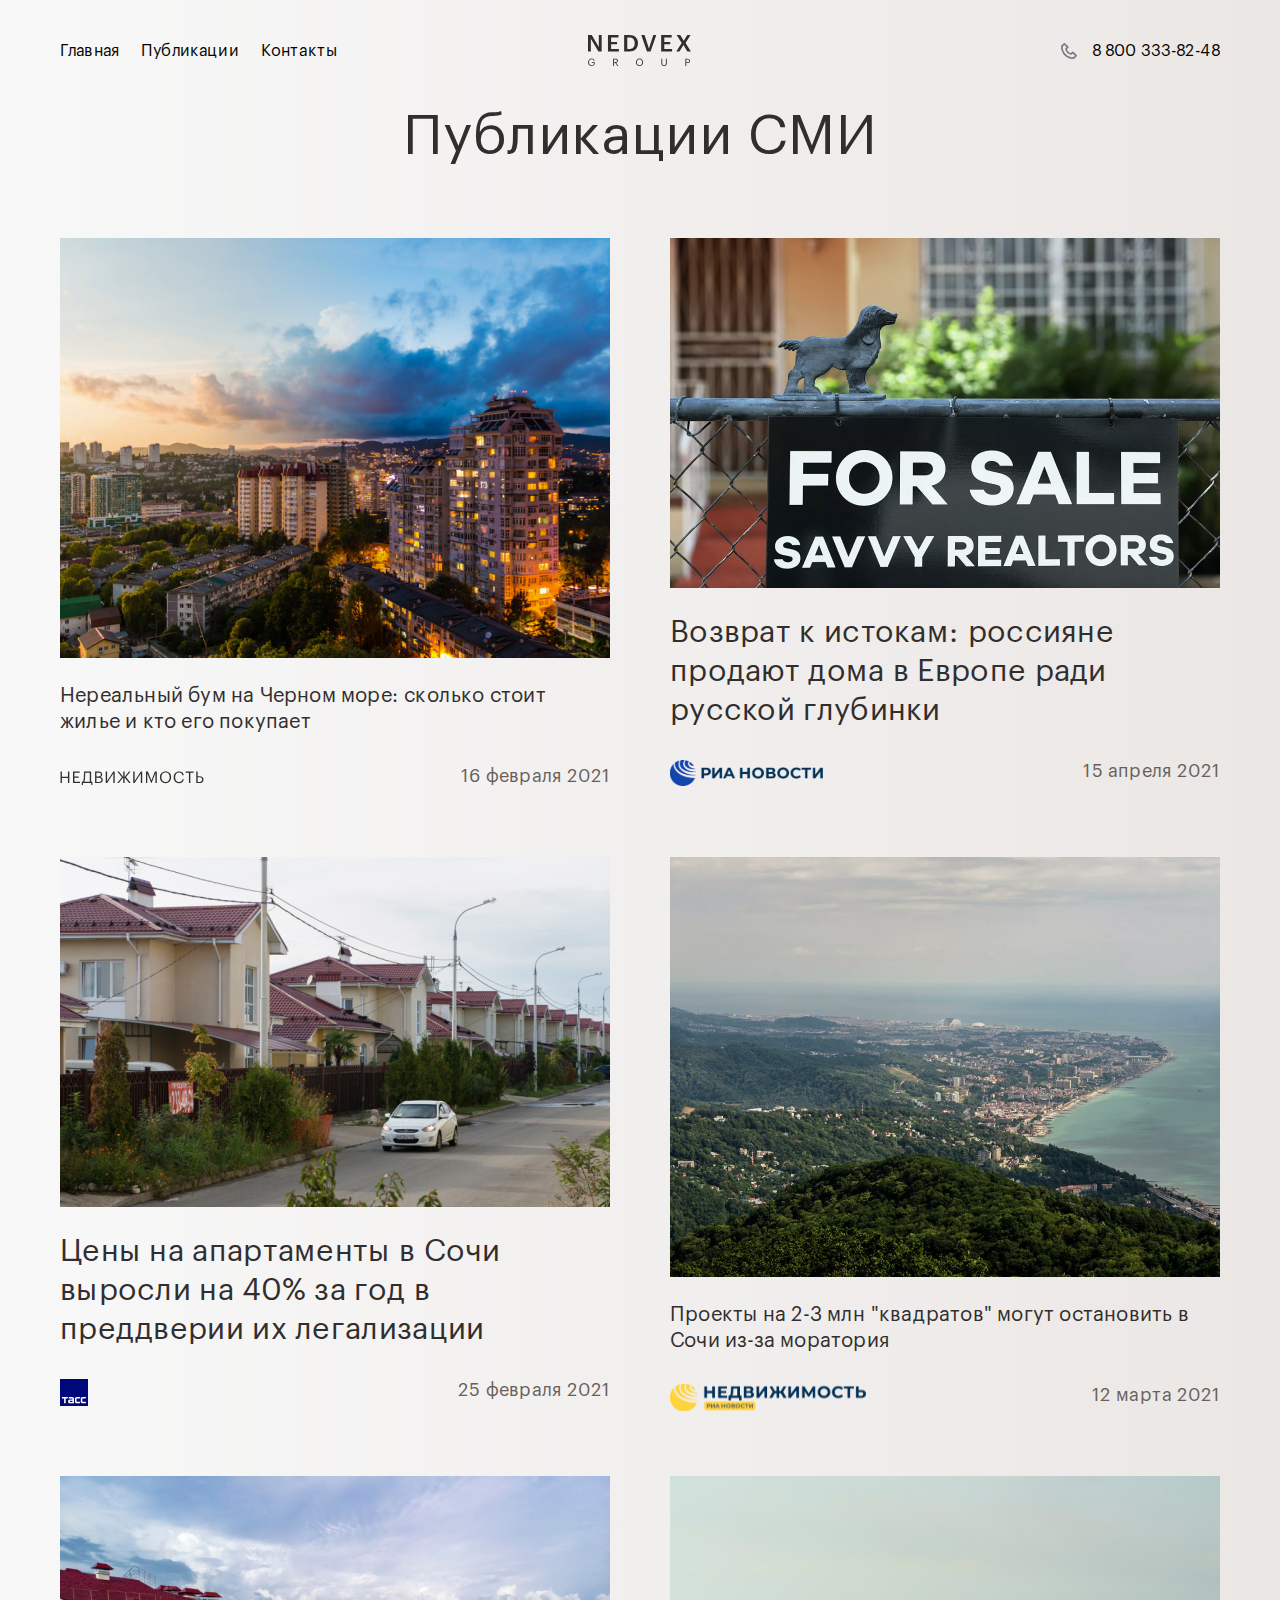
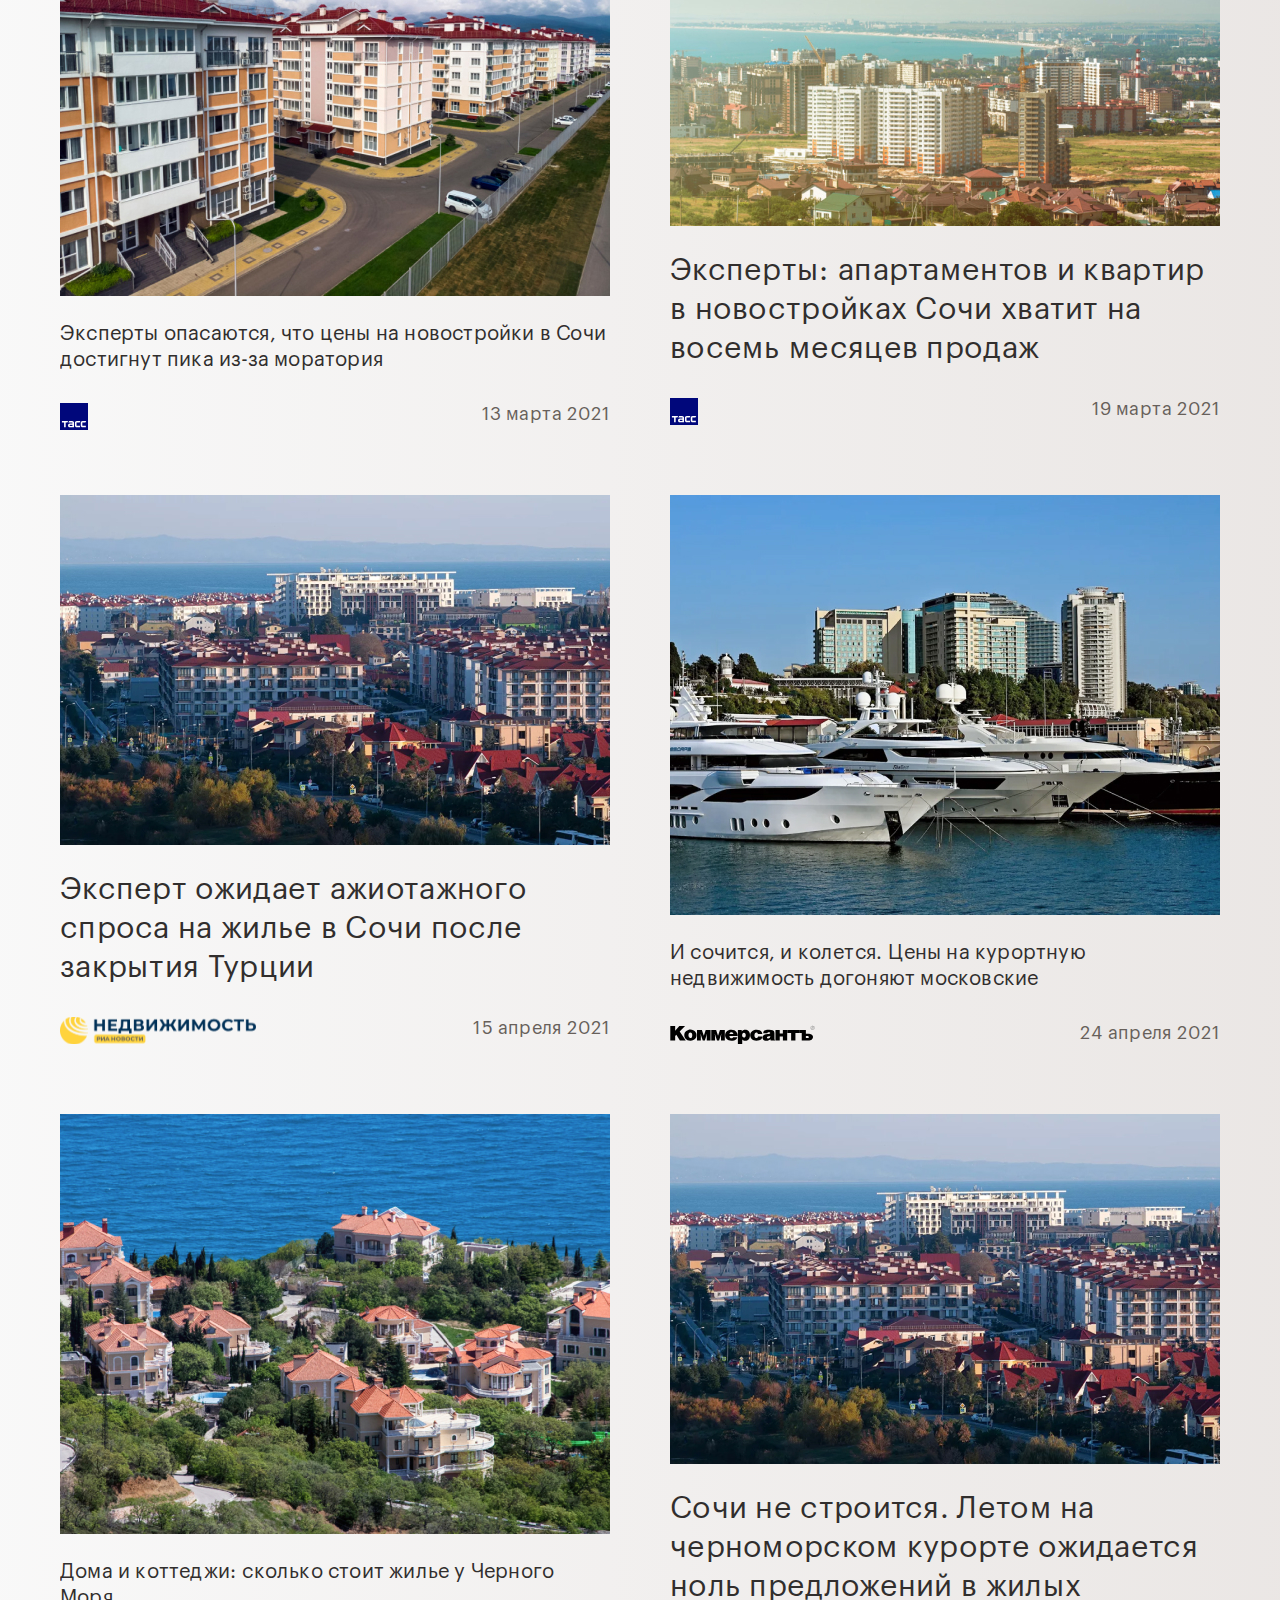
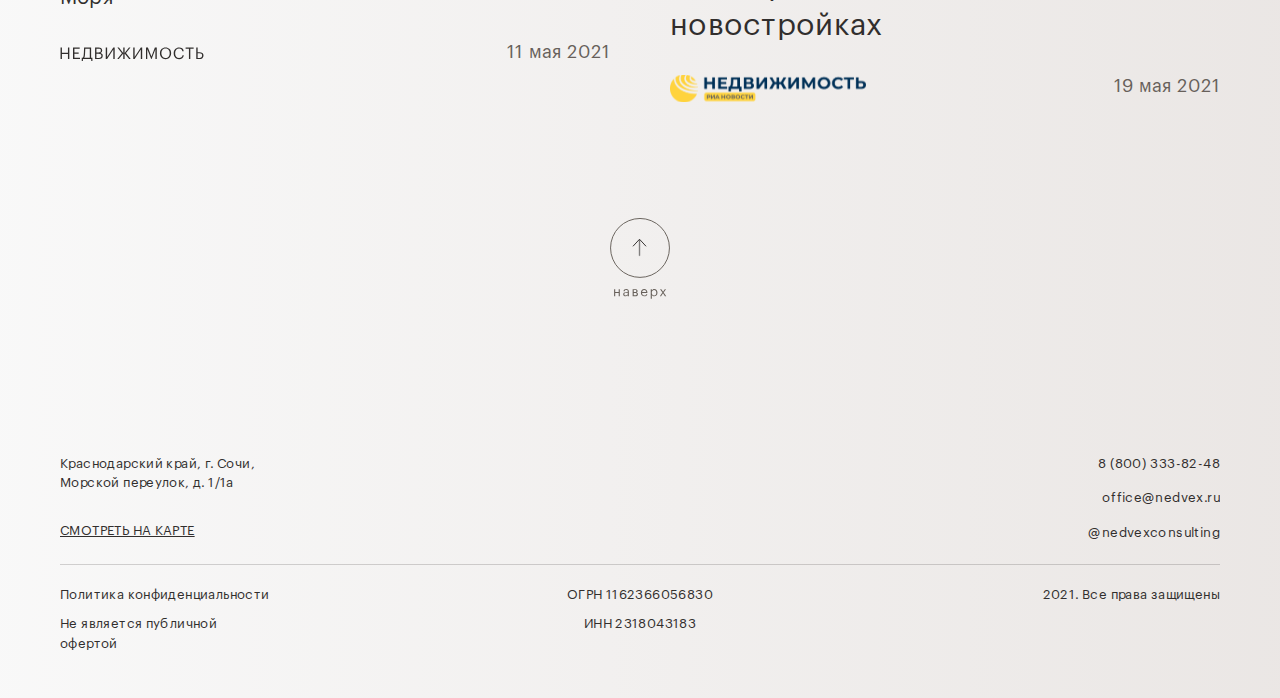
<file: index.html>
<!DOCTYPE html>
<html lang="ru">

<head>
    <meta charset="UTF-8">
    <meta name="viewport" content="width=device-width, initial-scale=1.0">
    <meta name="description" content="Nedvex Group — оператор недвижимости в Сочи">
    <!-- Google Tag Manager -->
<script>(function(w,d,s,l,i){w[l]=w[l]||[];w[l].push({'gtm.start':
    new Date().getTime(),event:'gtm.js'});var f=d.getElementsByTagName(s)[0],
    j=d.createElement(s),dl=l!='dataLayer'?'&l='+l:'';j.async=true;j.src=
    'https://www.googletagmanager.com/gtm.js?id='+i+dl;f.parentNode.insertBefore(j,f);
    })(window,document,'script','dataLayer','GTM-T6WJRD4');</script>
    <!-- End Google Tag Manager -->    
    <meta name="keywords" content="Публикации СМИ Недвекс">
    <meta name="format-detection" content="telephone=no">
    <meta name = "yandex-verify" content = "b2f4ca764621ee83" />
    <meta name="facebook-domain-verification" content="yyjpw7vlp9jufj52ezaemosqf73ey0" />
    <title>Публикации СМИ — Nedvex</title>
    <link rel="stylesheet" href="stylemain.css">
    <link rel="shortcut icon" href="img/favicon.png" type="image/x-icon">

    <!-- Facebook Pixel Code -->
<script>
    !function(f,b,e,v,n,t,s)
    {if(f.fbq)return;n=f.fbq=function(){n.callMethod?
    n.callMethod.apply(n,arguments):n.queue.push(arguments)};
    if(!f._fbq)f._fbq=n;n.push=n;n.loaded=!0;n.version='2.0';
    n.queue=[];t=b.createElement(e);t.async=!0;
    t.src=v;s=b.getElementsByTagName(e)[0];
    s.parentNode.insertBefore(t,s)}(window, document,'script',
    'https://connect.facebook.net/en_US/fbevents.js');
    fbq('init', '3849965141793179');
    fbq('track', 'PageView');
  </script>
  <noscript><img height="1" width="1" style="display:none"
    src="https://www.facebook.com/tr?id=3849965141793179&ev=PageView&noscript=1"
  /></noscript>
  <!-- End Facebook Pixel Code -->

</head>

<body class="page">
    <!-- Google Tag Manager (noscript) -->
<noscript><iframe src="https://www.googletagmanager.com/ns.html?id=GTM-T6WJRD4"
    height="0" width="0" style="display:none;visibility:hidden"></iframe></noscript>
    <!-- End Google Tag Manager (noscript) -->    
    <header class="header" id="header">
        <div class="header__visible-wrapper">
            <div class="header__menu">
                <a href="https://nedvex.ru/" class="header__link">Главная</a>
                 <a class="header__link" href="#main">Публикации</a>
        <a class="header__link" href="contacts.html">Контакты</a>
            </div>
            <div class="header__menu-burger-wrapper">
            <div class="header__menu-burger">
            </div>
        </div>
            <a class="header__logo-wrapper" href="https://nedvex.ru/">
                <div class="header__logo"></div>
            </a>
            <div class="header__box header__box_phone">
                <div class="header__icon">
                    <a class="header__icon-phone" href="tel:8 800 333-82-48"></a>
                </div>
                <a class="header__phone" href="tel:8 800 333-82-48">8 800 333-82-48</a>
            </div>
        </div>
        <div class="header__hidden-wrapper">
            <a href="https://nedvex.ru/" class="header__link header__link_hidden">Главная</a>
            <a href="#main/" class="header__link header__link_publish header__link_hidden">Публикации</a>
            <a  href="contacts.html" class="header__link header__link_about header__link_hidden">Контакты</a>

            <div class="header__box-hidden">
                <div class="header__icon_dark header__icon_dark-bottom">
                    <a class="header__icon-phone" href="tel:8 800 333-82-48"></a>
                </div>
                <a class="header__phone header__phone_dark" href="tel:8 800 333-82-48">8 800 333-82-48</a>
            </div>
        </div>
    </header>
        <div class="page__content">
            <main class="main">
            <h1  class="main__header">Публикации СМИ</h1>

            <ul class="cards"></ul>
            <template class="card-template">
                <div class="card">
                    <a class="card__link" href="" target="_blank">
                  <div class="card__image"></div>
                  <h2 class="card__header"></h2>
                  <div class="card__box">
                      <div class="card__icon"></div>
                      <p class="card__date"></p>
                  </div>
                </a>
                </div>
            </template>

            <a href="#header" class="main__button"></a>
            </main>
        </div>
 
            <footer id="footer" class="footer">
                <div class="footer__firstbox">
                    <div class="footer__cont">
                        <p class="footer__text footer__info_center">Краснодарский край, г. Сочи,<br>Морской переулок, д.
                            1/1а</p>
                        <a class="footer__link-other footer__link-map footer__info_center" target="_blank"
                            href="https://yandex.ru/maps/-/CCUQmZSwkC">СМОТРЕТЬ НА
                            КАРТЕ</a>
                    </div>
                    <div class="footer__cont footer__cont_right">
                        <a class="footer__link footer__info_center" href="tel:8 800 333-82-48">8 (800) 333-82-48</a>
                        <a class="footer__link footer__info_center" target=_blank
                            href="mailto:office@nedvex.ru">office@nedvex.ru</a>
                        <a class="footer__link footer__info_center" target=_blank
                            href="https://www.instagram.com/nedvexconsulting/">@nedvexconsulting</a>
                    </div>
                </div>
                <div class="footer__line"></div>
    
                <div class="footer__secondbox">
    
                    <div class="footer__box">
                        <a class="footer__info footer__info_link footer__link_pol" href="https://nedvex.ru/privacy">Политика
                            конфиденциальности</a>
                        <p class="footer__info">Не является публичной офертой</p>
                    </div>
                    <div class="footer__box footer__box_center">
                        <p class="footer__info">ОГРН 1162366056830</p>
                        <p class="footer__info footer__info_min">ИНН 2318043183</p>
                    </div>
                    <div class="footer__box">
                        <p class="footer__info  footer__info_oferta">2021. Все права защищены</p>
                    </div>
                </div>
    
                <div class="footer__secondbox-other">
                    <a class="footer__info footer__info_center footer__info_grey footer__link_pol" href="https://nedvex.ru/privacy">Политика
                        конфиденциальности</a>
                        <p class="footer__info">Не является публичной офертой</p>
                    <p class="footer__info footer__info_center">2021. Все права защищены</p>
                    <p class="footer__info footer__info_center">ОГРН 1162366056830</p>
                    <p class="footer__info footer__info_center footer__info_min">ИНН 2318043183</p>
                </div>
            </footer>
    </div>

    <script src="header.js"></script>
    <script src="index.js"></script>
    <script>
        // Найти все ссылки начинающиеся на #
        const anchors = document.querySelectorAll('a[href^="#"]')

        // Цикл по всем ссылкам
        for (let anchor of anchors) {
            anchor.addEventListener("click", function (e) {
                e.preventDefault() // Предотвратить стандартное поведение ссылок
                // Атрибут href у ссылки, если его нет то перейти к body (наверх не плавно)
                const goto = anchor.hasAttribute('href')
                    ? anchor.getAttribute('href')
                    : 'body'
                // Плавная прокрутка до элемента с id = href у ссылки
                document
                    .querySelector(goto)
                    .scrollIntoView({behavior: "smooth", block: "start"})
            })
        }
    </script>
</body>

</html>
</file>
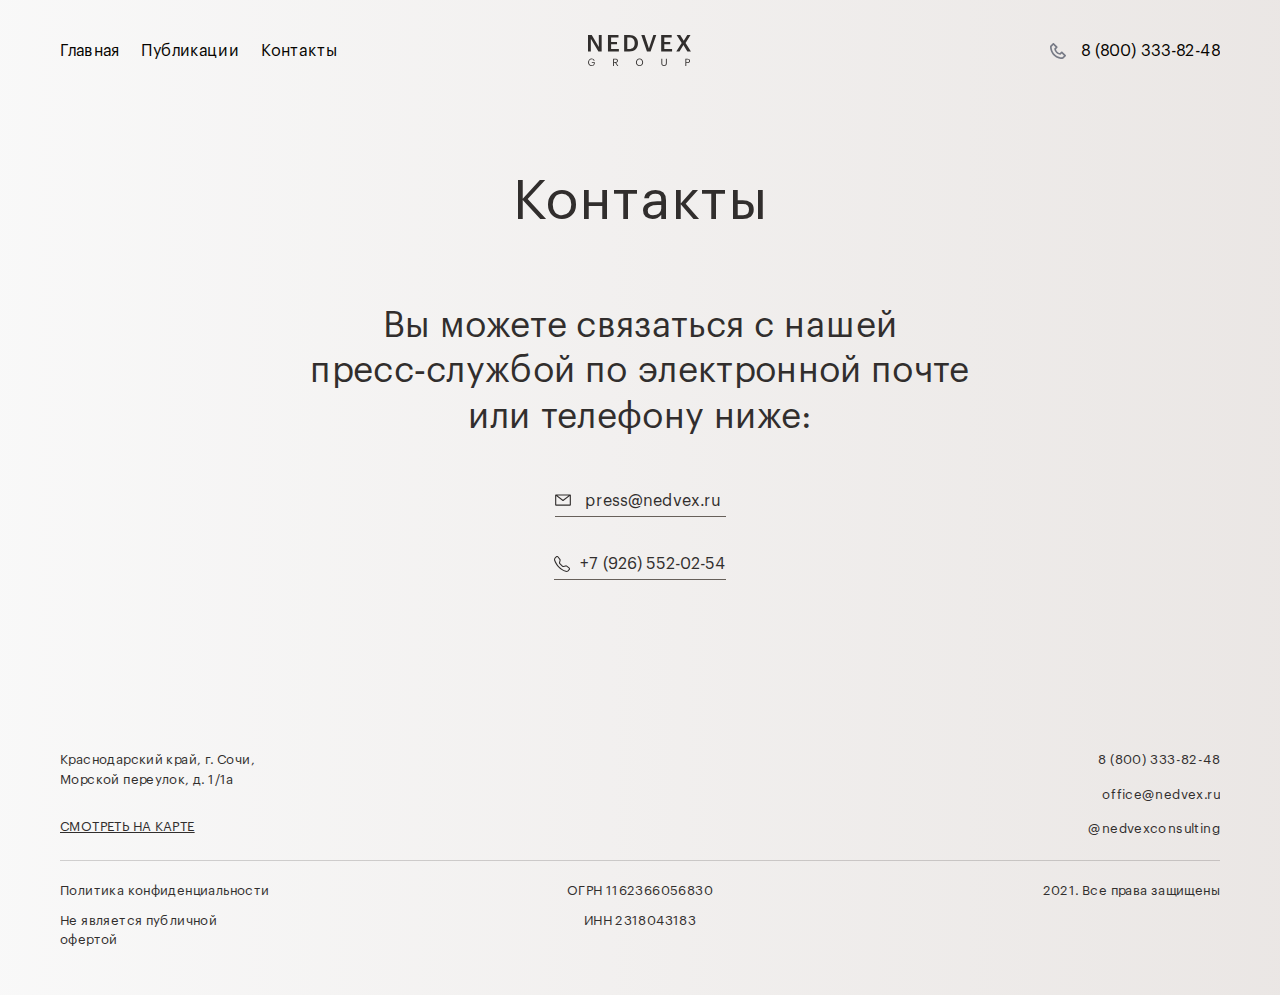
<file: contacts.html>
<!DOCTYPE html>
<html lang="ru">
<head>
    <meta charset="UTF-8">
    <meta http-equiv="X-UA-Compatible" content="IE=edge">
    <meta name="viewport" content="width=device-width, initial-scale=1.0">
    <meta name="keywords" content="Nedvex Nedvex Group Недвекс">
    <meta name="format-detection" content="telephone=no">
    <meta name = "yandex-verify" content = "b2f4ca764621ee83" />
    <meta name="facebook-domain-verification" content="yyjpw7vlp9jufj52ezaemosqf73ey0" />
    <title>Контакты — Nedvex</title>
    <link rel="stylesheet" href="stylemain.css">
    <link rel="shortcut icon" href="img/favicon.png" type="image/x-icon">
</head>
<body class="page page_contact">



    <header class="header">
        <div class="header__visible-wrapper">
            <div class="header__menu">
                <a href="https://nedvex.ru/" class="header__link">Главная</a>
                 <a class="header__link" href="https://nedvex.ru/press">Публикации</a>
        <a class="header__link" href="#main">Контакты</a>
            </div>
            <div class="header__menu-burger-wrapper">
            <div class="header__menu-burger">
            </div>
        </div>
            <a class="header__logo-wrapper" href="https://nedvex.ru/">
                <div class="header__logo"></div>
            </a>
            <div class="header__box header__box_phone">
                <div class="header__icon">
                    <a class="header__icon-phone" href="tel:8 (800) 333-82-48"></a>
                </div>
                <a class="header__phone" href="tel:8 (800) 333-82-48">8 (800) 333-82-48</a>
            </div>
        </div>
        <div class="header__hidden-wrapper">
            <a href="https://nedvex.ru/" class="header__link header__link_hidden">Главная</a>
            <a href="https://nedvex.ru/press" class="header__link header__link_hidden">Публикации</a>
            <a  href="#main" class="header__link header__link_about header__link_hidden">Контакты</a>

            <div class="header__box-hidden">
                <div class="header__icon_dark header__icon_dark-bottom">
                    <a class="header__icon-phone" href="tel:8 (800) 333-82-48"></a>
                </div>
                <a class="header__phone header__phone_dark" href="tel:8 (800) 333-82-48">8 (800) 333-82-48</a>
            </div>
        </div>
    </header>
    <div class="page__content">
        <main class="main main_contact">
            <h1 class="main__header">Контакты</h1>
            <p class="main__text">Вы можете связаться с&nbsp;нашей пресс&#8209;службой по&nbsp;электронной почте или&nbsp;телефону ниже:</p>
            <div class="main__box">
            <div class="main__underline"><a class="main__mail" href="mailto:press@nedvex.ru"> press@nedvex.ru</a></div>
            <div class="main__underline main__underline_last"><a class="main__phone-presa" href="tel:8 926 552 02 54">+7 (926) 552-02-54</a></div>
        </div>
        </main>
    </div>







    <footer id="footer" class="footer footer_contact">
        <div class="footer__firstbox">
            <div class="footer__cont">
                <p class="footer__text footer__info_center">Краснодарский край, г. Сочи,<br>Морской переулок, д.
                    1/1а</p>
                <a class="footer__link-other footer__link-map footer__info_center" target="_blank"
                    href="https://yandex.ru/maps/-/CCUQmZSwkC">СМОТРЕТЬ НА
                    КАРТЕ</a>
            </div>
            <div class="footer__cont footer__cont_right">
                <a class="footer__link footer__info_center" href="tel:8 800 333 82 48">8 (800) 333-82-48</a>
                <a class="footer__link footer__info_center" target=_blank
                    href="mailto:office@nedvex.ru">office@nedvex.ru</a>
                <a class="footer__link footer__info_center" target=_blank
                    href="https://www.instagram.com/nedvexconsulting/">@nedvexconsulting</a>
            </div>
        </div>
        <div class="footer__line"></div>

        <div class="footer__secondbox">

            <div class="footer__box">
                <a class="footer__info footer__info_link footer__link_pol" href="https://nedvex.ru/privacy">Политика
                    конфиденциальности</a>
                <p class="footer__info">Не является публичной офертой</p>
            </div>
            <div class="footer__box footer__box_center">
                <p class="footer__info">ОГРН 1162366056830</p>
                <p class="footer__info footer__info_min">ИНН 2318043183</p>
            </div>
            <div class="footer__box">
                <p class="footer__info  footer__info_oferta">2021. Все права защищены</p>
            </div>
        </div>

        <div class="footer__secondbox-other">
            <a class="footer__info footer__info_center footer__info_grey footer__link_pol" href="https://nedvex.ru/privacy">Политика
                конфиденциальности</a>
                <p class="footer__info">Не является публичной офертой</p>
            <p class="footer__info footer__info_center">2021. Все права защищены</p>
            <p class="footer__info footer__info_center">ОГРН 1162366056830</p>
            <p class="footer__info footer__info_center footer__info_min">ИНН 2318043183</p>
        </div>
    </footer>

    <script src="header.js"></script>

</body>
</html>
</file>
<file: stylemain.css>
@import url(blocks/page/page.css);
@import url(blocks/header/header.css);
@import url(blocks/cards/cards.css);
@import url(blocks/card/card.css);
@import url(blocks/main/main.css);
@import url(blocks/footer/footer.css);
@import url(fonts.css);
</file>
